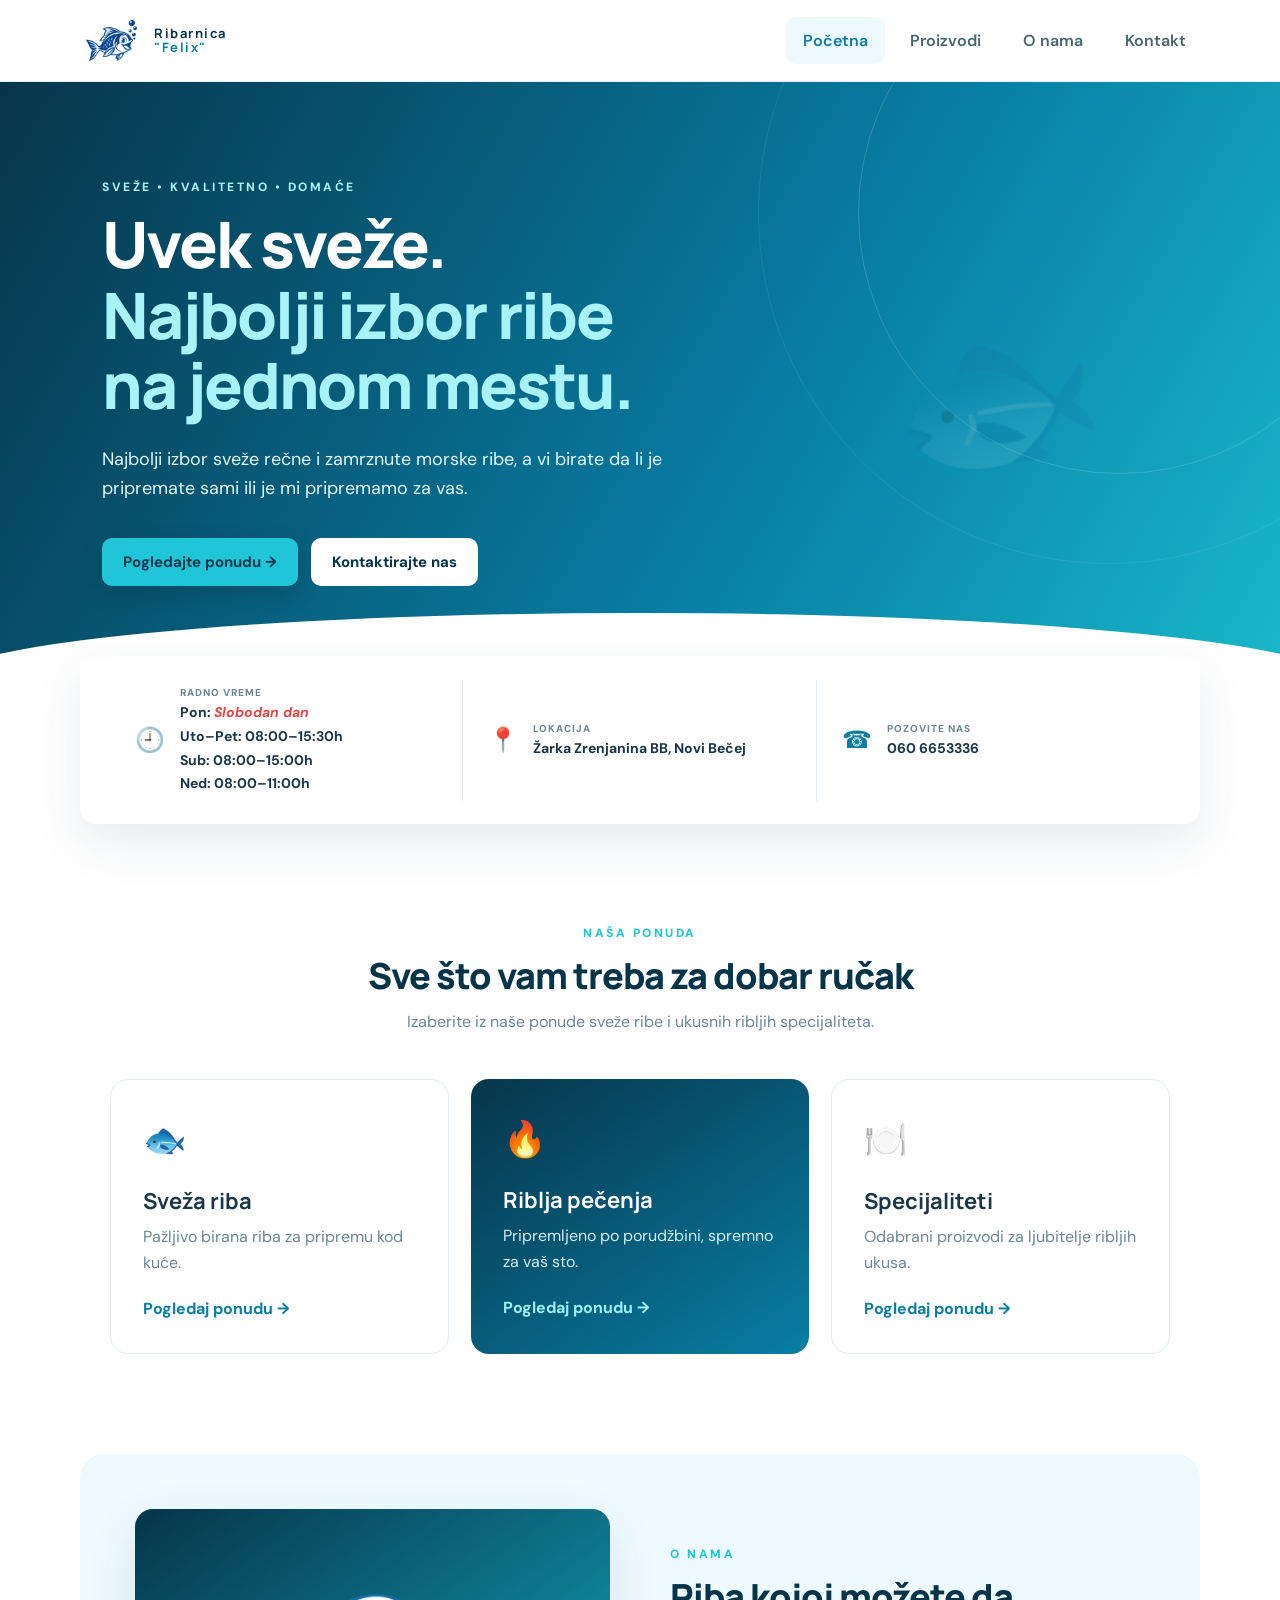
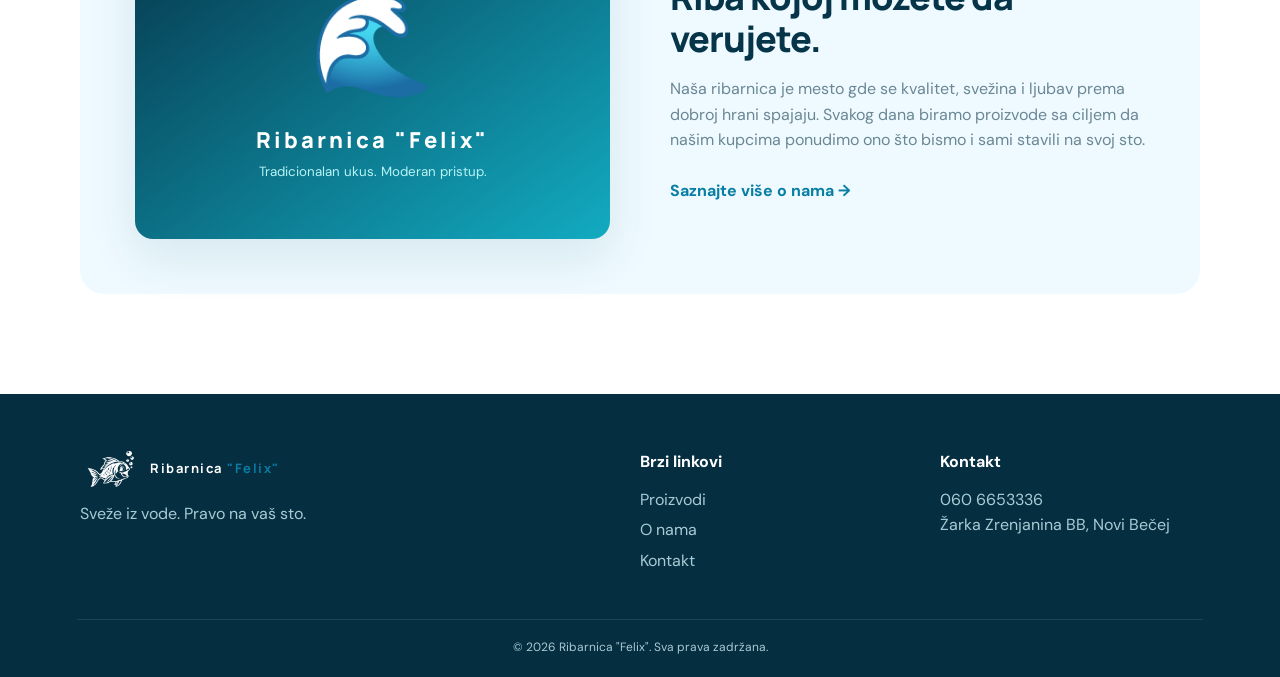
<file: index.html>
<!DOCTYPE html>
<html lang="sr">
<head>
  <meta charset="UTF-8">
  <meta name="viewport" content="width=device-width, initial-scale=1.0">
  <title>Ribarnica "Felix" | Sveže ribe i pečenja</title>
  <link rel="icon" type="image/png" href="slike/logo.png">
  <meta name="description" content="Ribarnica Felix - sveža riba, riblja pečenja i kvalitetni proizvodi.">
  <link rel="stylesheet" href="style.css">
</head>
<body>
<header class="header">
  <a class="logo" href="index.html">
  <img src="slike/logo.png" alt="Ribarnica Felix Logo" class="logo-img">
  <span>Ribarnica<br><b>"Felix"</b></span>
</a>
  <button class="menu-toggle" aria-label="Otvori meni">☰</button>
  <nav class="nav">
    <a class="active" href="index.html">Početna</a>
    <a href="proizvodi.html">Proizvodi</a>
    <a href="o-nama.html">O nama</a>
    <a href="kontakt.html">Kontakt</a>
  </nav>
</header>

<main>
  <section class="hero">
    <div class="hero-content">
      <p class="eyebrow">SVEŽE • KVALITETNO • DOMAĆE</p>
      <h1>Uvek sveže.<br><span>Najbolji izbor ribe na jednom mestu.</span></h1>
      <p class="hero-text">Najbolji izbor sveže rečne i zamrznute morske ribe, a vi birate da li je pripremate sami ili je mi pripremamo za vas.</p>
      <div class="hero-buttons">
        <a class="btn btn-primary" href="proizvodi.html">Pogledajte ponudu →</a>
        <a class="btn btn-light" href="kontakt.html">Kontaktirajte nas</a>
      </div>
    </div>
    <div class="hero-fish">🐟</div>
    <div class="wave"></div>
  </section>

  <section class="info-strip">
<div>
  <span>🕘</span>
  <div>
    <small>RADNO VREME</small>
    <strong>Pon: <em id="crveno">Slobodan dan</em></strong>
    <strong>Uto–Pet: 08:00–15:30h</strong>
    <strong>Sub: 08:00–15:00h</strong>
    <strong>Ned: 08:00–11:00h</strong>
  </div>
</div>
    <div><span>📍</span><div><small>LOKACIJA</small><strong>Žarka Zrenjanina BB, Novi Bečej</strong></div></div>
    <div><span>☎</span><div><small>POZOVITE NAS</small><strong>060 6653336</strong></div></div>
  </section>

  <section class="section">
    <div class="section-heading">
      <p class="eyebrow">NAŠA PONUDA</p>
      <h2>Sve što vam treba za dobar ručak</h2>
      <p>Izaberite iz naše ponude sveže ribe i ukusnih ribljih specijaliteta.</p>
    </div>
    <div class="cards">
      <article class="card">
        <div class="card-icon">🐟</div>
        <h3>Sveža riba</h3>
        <p>Pažljivo birana riba za pripremu kod kuće.</p>
        <a href="proizvodi.html">Pogledaj ponudu →</a>
      </article>
      <article class="card featured">
        <div class="card-icon">🔥</div>
        <h3>Riblja pečenja</h3>
        <p>Pripremljeno po porudžbini, spremno za vaš sto.</p>
        <a href="proizvodi.html">Pogledaj ponudu →</a>
      </article>
      <article class="card">
        <div class="card-icon">🍽️</div>
        <h3>Specijaliteti</h3>
        <p>Odabrani proizvodi za ljubitelje ribljih ukusa.</p>
        <a href="proizvodi.html">Pogledaj ponudu →</a>
      </article>
    </div>
  </section>

  <section class="about-preview">
    <div class="about-image"><span>🌊</span><strong>Ribarnica "Felix"</strong><small>Tradicionalan ukus. Moderan pristup.</small></div>
    <div>
      <p class="eyebrow">O NAMA</p>
      <h2>Riba kojoj možete da verujete.</h2>
      <p>Naša ribarnica je mesto gde se kvalitet, svežina i ljubav prema dobroj hrani spajaju. Svakog dana biramo proizvode sa ciljem da našim kupcima ponudimo ono što bismo i sami stavili na svoj sto.</p>
      <a class="text-link" href="o-nama.html">Saznajte više o nama →</a>
    </div>
  </section>
</main>

<footer>
  <div class="footer-inner">
    <div><a class="logo footer-logo" href="index.html">
  <img src="slike/logo.png" alt="Ribarnica Felix Logo" class="logo-img">
  <span>Ribarnica <b>"Felix"</b></span>
</a><p>Sveže iz vode. Pravo na vaš sto.</p></div>
    <div><h4>Brzi linkovi</h4><a href="proizvodi.html">Proizvodi</a><a href="o-nama.html">O nama</a><a href="kontakt.html">Kontakt</a></div>
    <div><h4>Kontakt</h4><p>060 6653336</p><p>Žarka Zrenjanina BB, Novi Bečej</p></div>
  </div>
  <div class="copyright">© <span id="year"></span> Ribarnica "Felix". Sva prava zadržana.</div>
</footer>
<script src="script.js"></script>
</body>
</html>
</file>
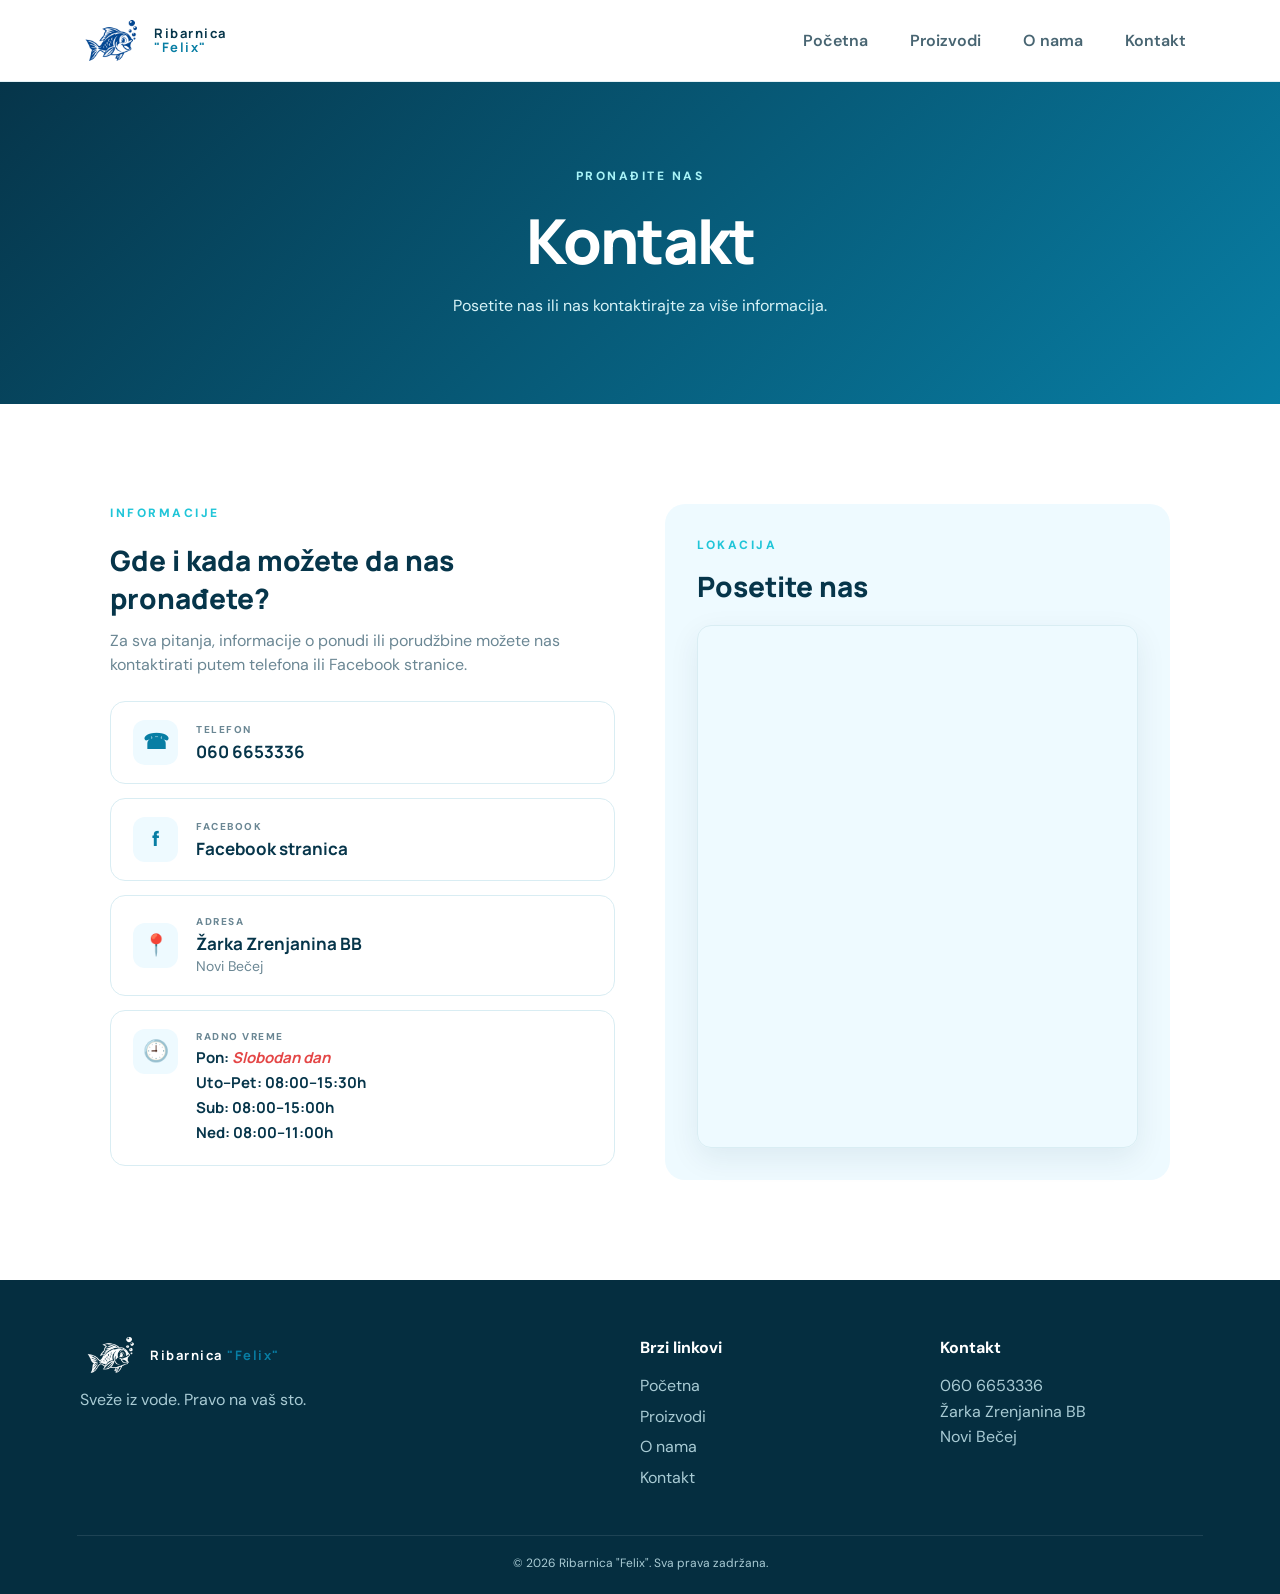
<file: kontakt.html>
<!DOCTYPE html>
<html lang="sr">

<head>
    <meta charset="UTF-8">
    <meta name="viewport" content="width=device-width, initial-scale=1.0">

    <title>Kontakt | Ribarnica "Felix"</title>
<link rel="icon" type="image/png" href="slike/logo.png">
    <link rel="stylesheet" href="style.css">
</head>

<body>

<header class="header">

    <a class="logo" href="index.html">
  <img src="slike/logo.png" alt="Ribarnica Felix Logo" class="logo-img">
  <span>Ribarnica<br><b>"Felix"</b></span>
</a>

    <button class="menu-toggle" aria-label="Otvori meni">
        ☰
    </button>

    <nav class="nav">

        <a href="index.html">
            Početna
        </a>

        <a href="proizvodi.html">
            Proizvodi
        </a>

        <a href="o-nama.html">
            O nama
        </a>

        <a href="kontakt.html">
            Kontakt
        </a>

    </nav>

</header>


<main>

   

    <section class="page-hero">

        <p class="eyebrow">
            PRONAĐITE NAS
        </p>

        <h1>
            Kontakt
        </h1>

        <p>
            Posetite nas ili nas kontaktirajte za više informacija.
        </p>

    </section>


    

    <section class="section contact-page">

        <div class="contact-info">

            <p class="eyebrow">
                INFORMACIJE
            </p>

            <h2>
                Gde i kada možete da nas pronađete?
            </h2>

            <p class="contact-intro">
                Za sva pitanja, informacije o ponudi ili porudžbine
                možete nas kontaktirati putem telefona ili Facebook stranice.
            </p>


            <div class="contact-card">

                <span>☎</span>

                <div>

                    <small>
                        TELEFON
                    </small>

                    <h3>
                        <a href="tel:+381606653336">
                            060 6653336
                        </a>
                    </h3>

                </div>

            </div>


            <div class="contact-card">

                <span>f</span>

                <div>

                    <small>
                        FACEBOOK
                    </small>

                    <h3>
                        <a
                            href="https://www.facebook.com/profile.php?id=100071456449521"
                            target="_blank"
                            rel="noopener noreferrer"
                        >
                            Facebook stranica
                        </a>
                    </h3>

                </div>

            </div>


            <div class="contact-card">

                <span>📍</span>

                <div>

                    <small>
                        ADRESA
                    </small>

                    <h3>
                        Žarka Zrenjanina BB
                    </h3>

                    <p>
                        Novi Bečej
                    </p>

                </div>

            </div>

            <div class="contact-card working-hours">

                <span>🕘</span>

                <div>

                    <small>
                        RADNO VREME
                    </small>
                     <h3>
                        Pon: <em id="crveno">Slobodan dan</em>
                    </h3>

                    <h3>
                        Uto–Pet: 08:00–15:30h
                    </h3>

                    <h3>
                        Sub: 08:00–15:00h
                    </h3>

                    <h3>
                        Ned: 08:00–11:00h
                    </h3>

                   

                </div>

            </div>

        </div>


        <div class="contact-map">

            <div class="map-title">

                <p class="eyebrow">
                    LOKACIJA
                </p>

                <h2>
                    Posetite nas
                </h2>

            </div>


            <div class="map-container">

                <iframe
                    src="https://www.google.com/maps/embed?pb=!1m14!1m8!1m3!1d697.9045804137205!2d20.128147!3d45.598217!3m2!1i1024!2i768!4f13.1!3m3!1m2!1s0x475b2d85e96aaaab%3A0xc993f4bbec2ae5e2!2sMarketplace!5e0!3m2!1sen!2srs!4v1790450312398!5m2!1sen!2srs"
                    width="100%"
                    height="100%"
                    style="border:0;"
                    allowfullscreen=""
                    loading="lazy"
                    referrerpolicy="strict-origin-when-cross-origin">
                </iframe>

            </div>

        </div>

    </section>

</main>


<footer>

    <div class="footer-inner">

        <div>

            <a class="logo footer-logo" href="index.html">
  <img src="slike/logo.png" alt="Ribarnica Felix Logo" class="logo-img">
  <span>Ribarnica <b>"Felix"</b></span>
</a>

            <p>Sveže iz vode. Pravo na vaš sto.</p>

        </div>


        <div>

            <h4>
                Brzi linkovi
            </h4>

            <a href="index.html">
                Početna
            </a>

            <a href="proizvodi.html">
                Proizvodi
            </a>

            <a href="o-nama.html">
                O nama
            </a>

            <a href="kontakt.html">
                Kontakt
            </a>

        </div>


        <div>

            <h4>
                Kontakt
            </h4>

            <p>
                060 6653336
            </p>

            <p>
                Žarka Zrenjanina BB
            </p>

            <p>
                Novi Bečej
            </p>

        </div>

    </div>


    <div class="copyright">

        © <span id="year"></span>
        Ribarnica "Felix".
        Sva prava zadržana.

    </div>

</footer>


<script src="script.js"></script>

</body>

</html>
</file>
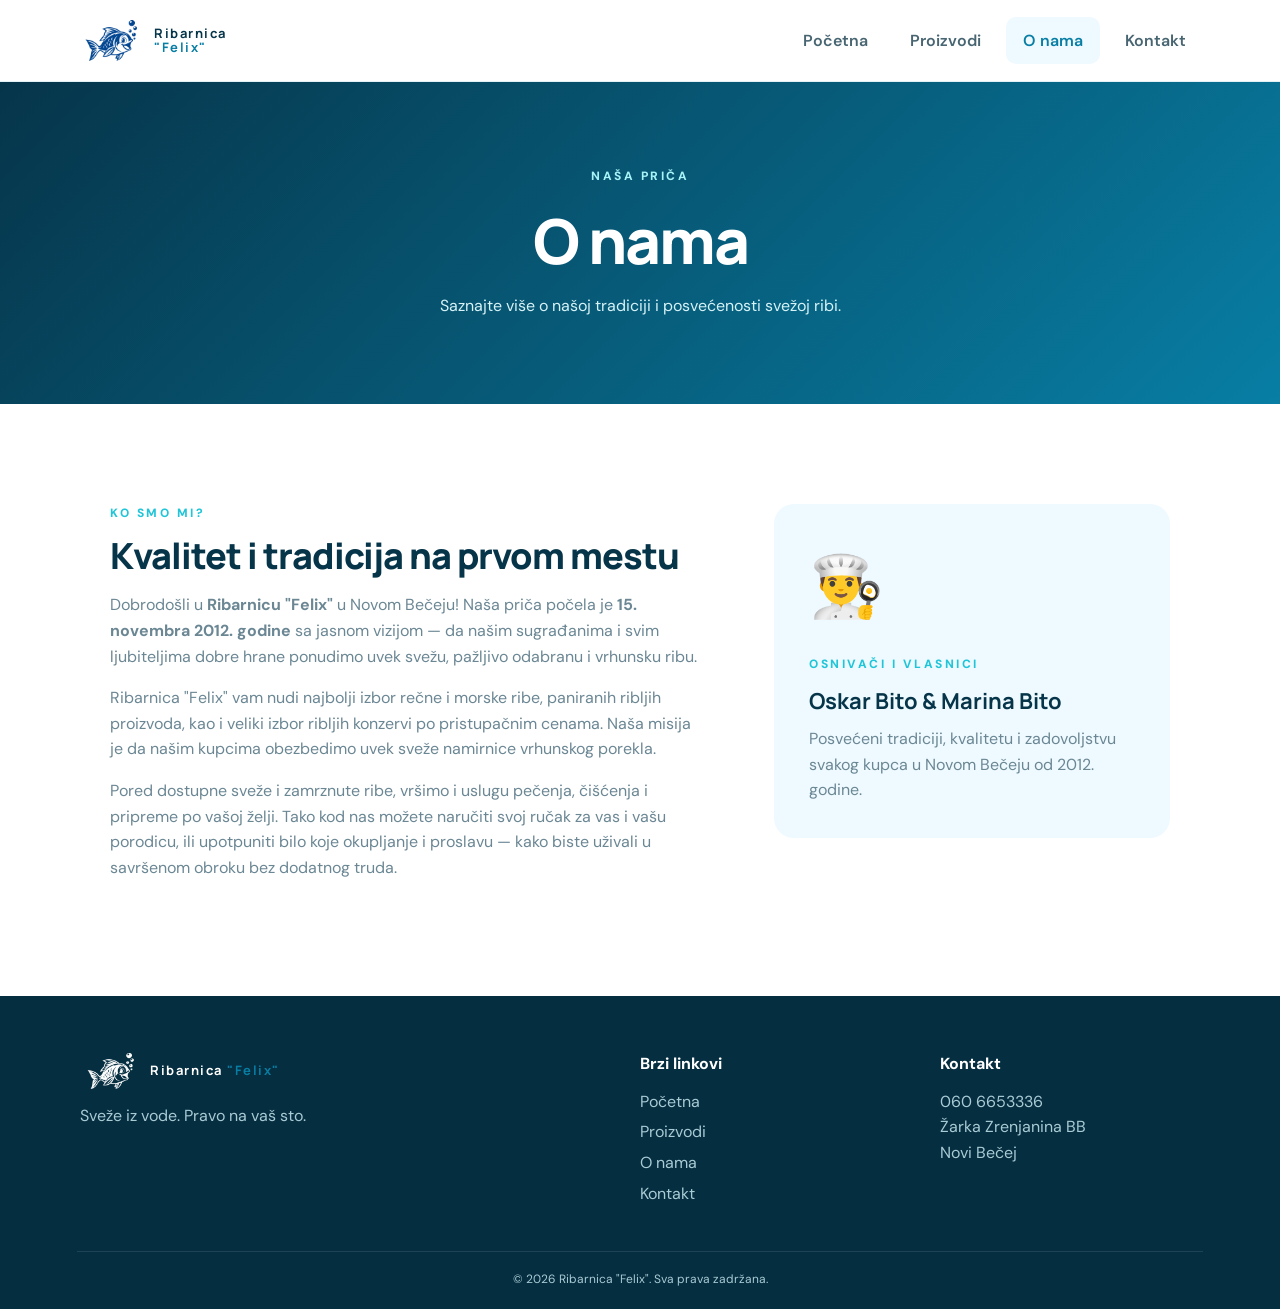
<file: o-nama.html>
<!DOCTYPE html>
<html lang="sr">
<head>
    <meta charset="UTF-8">
    <meta name="viewport" content="width=device-width, initial-scale=1.0">
    <title>O nama | Ribarnica "Felix"</title>
    <link rel="icon" type="image/png" href="slike/logo.png">
    <link rel="stylesheet" href="style.css">
</head>
<body>

<header class="header">
    <a class="logo" href="index.html">
  <img src="slike/logo.png" alt="Ribarnica Felix Logo" class="logo-img">
  <span>Ribarnica<br><b>"Felix"</b></span>
</a>
    <button class="menu-toggle" aria-label="Otvori meni">☰</button>
    <nav class="nav">
        <a href="index.html">Početna</a>
        <a href="proizvodi.html">Proizvodi</a>
        <a class="active" href="o-nama.html">O nama</a>
        <a href="kontakt.html">Kontakt</a>
    </nav>
</header>

<main>
    <section class="page-hero">
        <p class="eyebrow">NAŠA PRIČA</p>
        <h1>O nama</h1>
        <p>Saznajte više o našoj tradiciji i posvećenosti svežoj ribi.</p>
    </section>

    <section class="section about-page">
  <div class="story">
    <p class="eyebrow">KO SMO MI?</p>
    <h2>Kvalitet i tradicija na prvom mestu</h2>
    
    <p>
      Dobrodošli u <strong>Ribarnicu "Felix"</strong> u Novom Bečeju! 
      Naša priča počela je <strong>15. novembra 2012. godine</strong> sa jasnom vizijom — da našim sugrađanima i svim ljubiteljima dobre hrane ponudimo uvek svežu, pažljivo odabranu i vrhunsku ribu.
    </p>

    <p>
      Ribarnica "Felix" vam nudi najbolji izbor rečne i morske ribe, paniranih ribljih proizvoda, kao i veliki izbor ribljih konzervi po pristupačnim cenama. 
      Naša misija je da našim kupcima obezbedimo uvek sveže namirnice vrhunskog porekla.
    </p>

    <p>
      Pored dostupne sveže i zamrznute ribe, vršimo i uslugu pečenja, čišćenja i pripreme po vašoj želji. 
      Tako kod nas možete naručiti svoj ručak za vas i vašu porodicu, ili upotpuniti bilo koje okupljanje i proslavu — kako biste uživali u savršenom obroku bez dodatnog truda.
    </p>
  </div>

  <div class="owners">
    <span class="owner-icon">👨‍🍳</span>
    <p class="eyebrow">OSNIVAČI I VLASNICI</p>
    <h3>Oskar Bito & Marina Bito</h3>
    <p>Posvećeni tradiciji, kvalitetu i zadovoljstvu svakog kupca u Novom Bečeju od 2012. godine.</p>
  </div>
</section>
</main>

<footer>
    <div class="footer-inner">
        <div>
            <a class="logo footer-logo" href="index.html">
  <img src="slike/logo.png" alt="Ribarnica Felix Logo" class="logo-img">
  <span>Ribarnica <b>"Felix"</b></span>
</a>
            <p>Sveže iz vode. Pravo na vaš sto.</p>
        </div>

        <div>
            <h4>Brzi linkovi</h4>
            <a href="index.html">Početna</a>
            <a href="proizvodi.html">Proizvodi</a>
            <a href="o-nama.html">O nama</a>
            <a href="kontakt.html">Kontakt</a>
        </div>

        <div>
            <h4>Kontakt</h4>
            <p>060 6653336</p>
            <p>Žarka Zrenjanina BB</p>
            <p>Novi Bečej</p>
        </div>
    </div>

    <div class="copyright">
        © <span id="year"></span> Ribarnica "Felix". Sva prava zadržana.
    </div>
</footer>

<script src="script.js"></script>
</body>
</html>
</file>
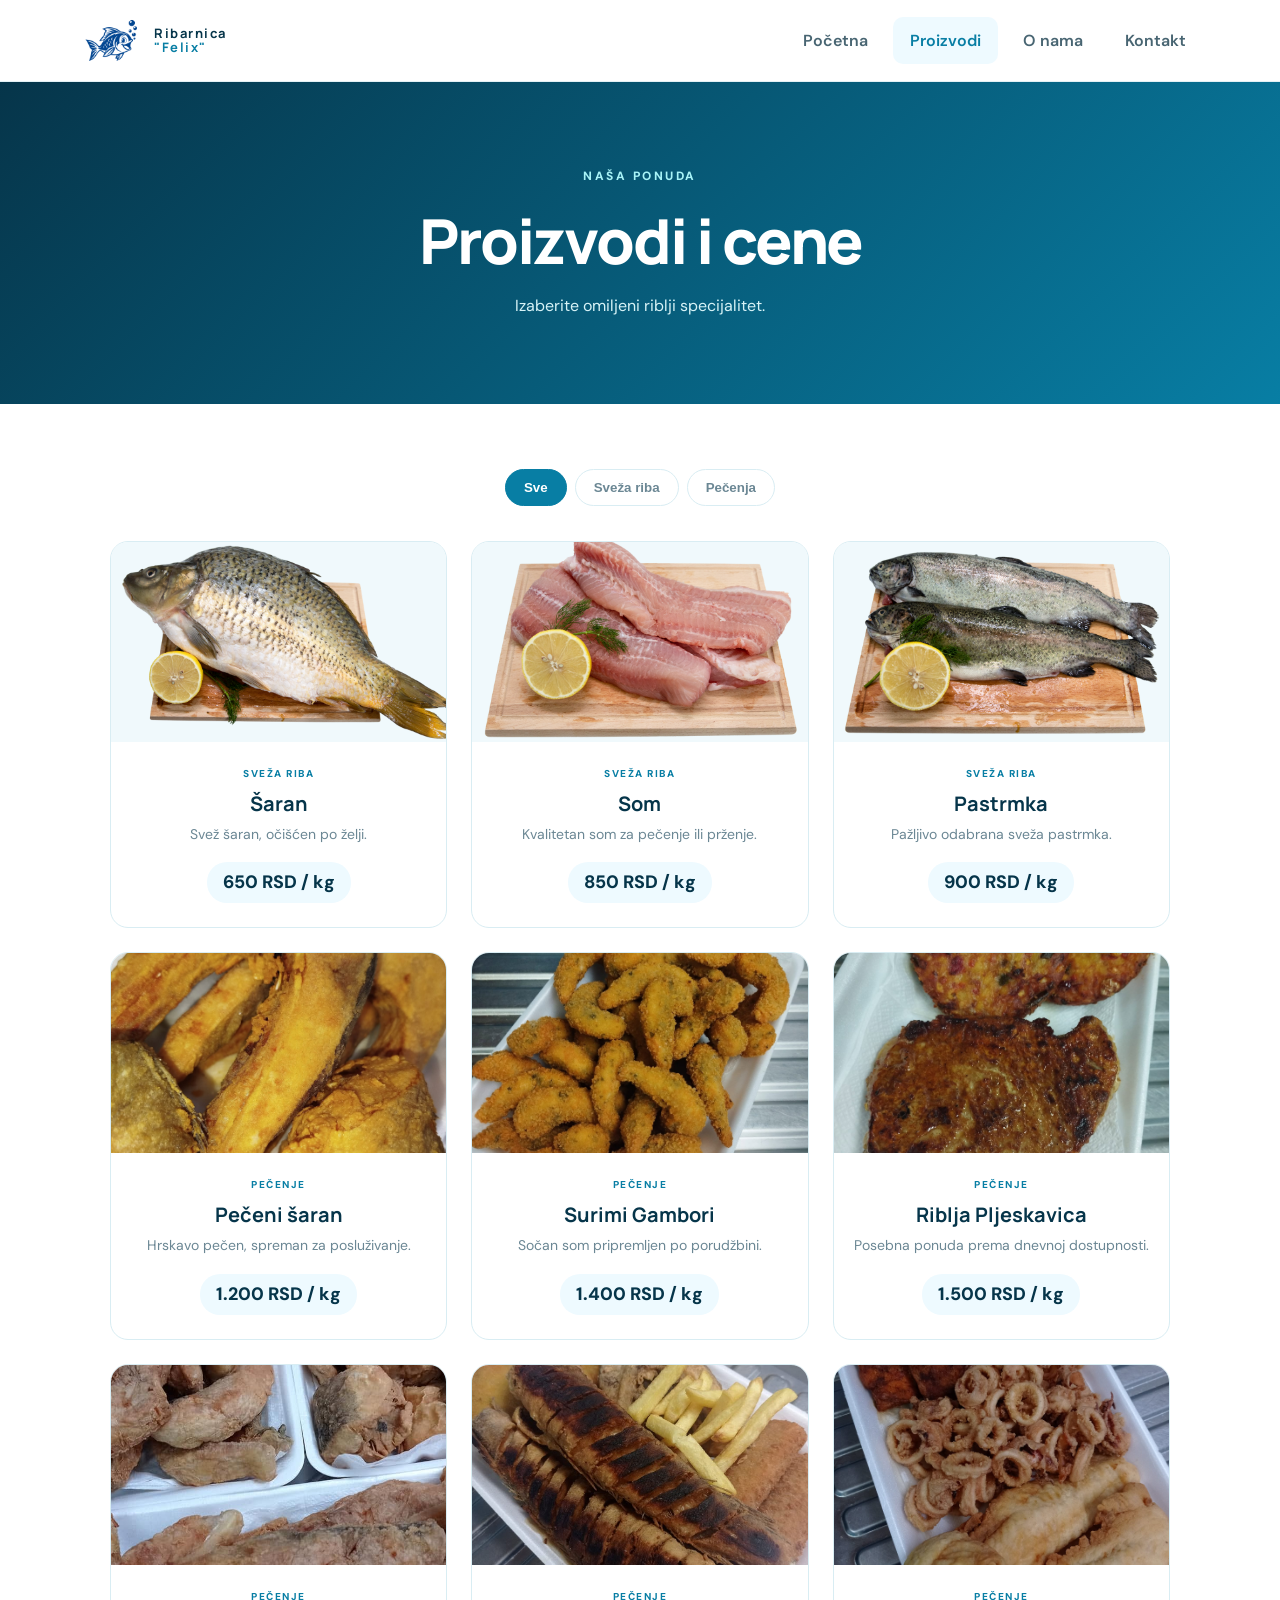
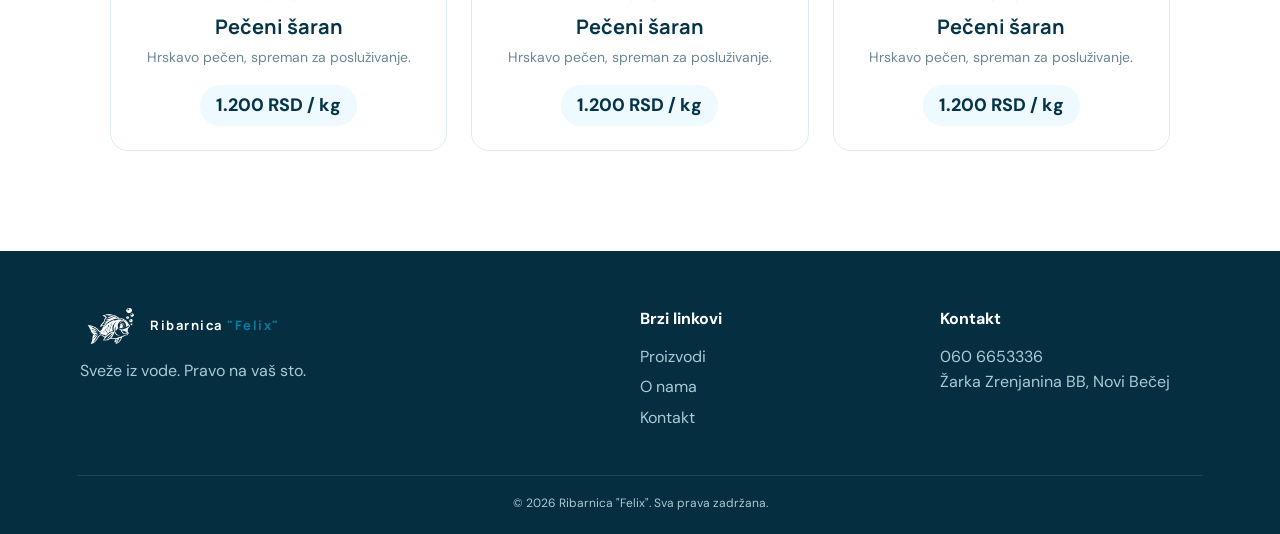
<file: proizvodi.html>
<!DOCTYPE html>
<html lang="sr">
<head>
  <meta charset="UTF-8">
  <meta name="viewport" content="width=device-width, initial-scale=1.0">
  <title>Proizvodi | Ribarnica Felix</title>
  <link rel="icon" type="image/png" href="slike/logo.png">
  <link rel="stylesheet" href="style.css">
</head>
<body>

<header class="header">
  <a class="logo" href="index.html">
  <img src="slike/logo.png" alt="Ribarnica Felix Logo" class="logo-img">
  <span>Ribarnica<br><b>"Felix"</b></span>
</a>
  <button class="menu-toggle" aria-label="Otvori meni">☰</button>
  <nav class="nav">
    <a href="index.html">Početna</a>
    <a class="active" href="proizvodi.html">Proizvodi</a>
    <a href="o-nama.html">O nama</a>
    <a href="kontakt.html">Kontakt</a>
  </nav>
</header>

<main>
  <section class="page-hero">
    <p class="eyebrow">NAŠA PONUDA</p>
    <h1>Proizvodi i cene</h1>
    <p>Izaberite omiljeni riblji specijalitet.</p>
  </section>

  <section class="section products-section">
    <div class="filter-row">
      <button class="filter active" data-filter="sve">Sve</button>
      <button class="filter" data-filter="riba">Sveža riba</button>
      <button class="filter" data-filter="pecenje">Pečenja</button>
    </div>

    <div class="products-grid">

      <article class="product" data-category="riba">
        <div class="product-img">
          <img src="slike/Saran-ociscen.png" alt="Svež šaran">
        </div>
        <div>
          <span class="tag">SVEŽA RIBA</span>
          <h3>Šaran</h3>
          <p>Svež šaran, očišćen po želji.</p>
          <strong>650 RSD / kg</strong>
        </div>
      </article>

      <article class="product" data-category="riba">
        <div class="product-img">
          <img src="slike/Som-filet-bez-koze.png" alt="Svež som">
        </div>
        <div>
          <span class="tag">SVEŽA RIBA</span>
          <h3>Som</h3>
          <p>Kvalitetan som za pečenje ili prženje.</p>
          <strong>850 RSD / kg</strong>
        </div>
      </article>

      <article class="product" data-category="riba">
        <div class="product-img">
          <img src="slike/Pastrmka.png" alt="Sveža pastrmka">
        </div>
        <div>
          <span class="tag">SVEŽA RIBA</span>
          <h3>Pastrmka</h3>
          <p>Pažljivo odabrana sveža pastrmka.</p>
          <strong>900 RSD / kg</strong>
        </div>
      </article>

      <article class="product" data-category="pecenje">
        <div class="product-img">
          <img src="slike/499799366_737452608646614_2193715825842426387_n.jpg" alt="Pečeni šaran">
        </div>
        <div>
          <span class="tag">PEČENJE</span>
          <h3>Pečeni šaran</h3>
          <p>Hrskavo pečen, spreman za posluživanje.</p>
          <strong>1.200 RSD / kg</strong>
        </div>
      </article>

      <article class="product" data-category="pecenje">
        <div class="product-img">
          <img src="slike/482355328_682183814173494_2312867196138238361_n.jpg" alt="Pečeni som">
        </div>
        <div>
          <span class="tag">PEČENJE</span>
          <h3>Surimi Gambori</h3>
          <p>Sočan som pripremljen po porudžbini.</p>
          <strong>1.400 RSD / kg</strong>
        </div>
      </article>

      <article class="product" data-category="pecenje">
        <div class="product-img">
          <img src="slike/482218610_681822830876259_2112614826894570868_n.jpg" alt="Riblji specijalitet">
        </div>
        <div>
          <span class="tag">PEČENJE</span>
          <h3>Riblja Pljeskavica</h3>
          <p>Posebna ponuda prema dnevnoj dostupnosti.</p>
          <strong>1.500 RSD / kg</strong>
        </div>
      </article>

      <article class="product" data-category="pecenje">
        <div class="product-img">
          <img src="slike/1.jpg" alt="Pečeni šaran">
        </div>
        <div>
          <span class="tag">PEČENJE</span>
          <h3>Pečeni šaran</h3>
          <p>Hrskavo pečen, spreman za posluživanje.</p>
          <strong>1.200 RSD / kg</strong>
        </div>
      </article>
      <article class="product" data-category="pecenje">
        <div class="product-img">
          <img src="slike/2.jpg" alt="Pečeni šaran">
        </div>
        <div>
          <span class="tag">PEČENJE</span>
          <h3>Pečeni šaran</h3>
          <p>Hrskavo pečen, spreman za posluživanje.</p>
          <strong>1.200 RSD / kg</strong>
        </div>
      </article>
      <article class="product" data-category="pecenje">
        <div class="product-img">
          <img src="slike/3.jpg" alt="Pečeni šaran">
        </div>
        <div>
          <span class="tag">PEČENJE</span>
          <h3>Pečeni šaran</h3>
          <p>Hrskavo pečen, spreman za posluživanje.</p>
          <strong>1.200 RSD / kg</strong>
        </div>
      </article>

    </div>

    
  </section>
</main>

<footer>
  <div class="footer-inner">
    <div>
      <a class="logo footer-logo" href="index.html">
  <img src="slike/logo.png" alt="Ribarnica Felix Logo" class="logo-img">
  <span>Ribarnica <b>"Felix"</b></span>
</a>
      <p>Sveže iz vode. Pravo na vaš sto.</p>
    </div>
    <div>
      <h4>Brzi linkovi</h4>
      <a href="proizvodi.html">Proizvodi</a>
      <a href="o-nama.html">O nama</a>
      <a href="kontakt.html">Kontakt</a>
    </div>
    <div>
      <h4>Kontakt</h4>
      <p>060 6653336</p>
      <p>Žarka Zrenjanina BB, Novi Bečej</p>
    </div>
  </div>
  <div class="copyright">© <span id="year"></span> Ribarnica "Felix". Sva prava zadržana.</div>
</footer>

<script src="script.js"></script>
</body>
</html>
</file>
<file: style.css>
@import url('https://fonts.googleapis.com/css2?family=DM+Sans:wght@400;500;600;700&family=Manrope:wght@600;700;800&display=swap');

:root {
  --blue: #087ea4;
  --dark: #06354a;
  --cyan: #20c5d8;
  --light: #eefaff;
  --white: #fff;
  --text: #193746;
  --muted: #6b8794;
  --border: #d9edf3;
  --shadow: 0 18px 50px rgba(3, 66, 91, 0.10);
}

* {
  box-sizing: border-box;
  margin: 0;
  padding: 0;
}

html {
  scroll-behavior: smooth;
}

body {
  font-family: 'DM Sans', sans-serif;
  color: var(--text);
  background: #fff;
  line-height: 1.6;
}

/* Header & Navigation */
.header {
  height: 82px;
  display: flex;
  align-items: center;
  justify-content: space-between;
  padding: 0 max(6vw, 30px);
  background: rgba(255, 255, 255, 0.96);
  border-bottom: 1px solid #e4f1f5;
  position: sticky;
  top: 0;
  z-index: 20;
}

.logo {
  display: flex;
  align-items: center;
  gap: 10px;
  text-decoration: none;
  color: var(--dark);
  font-family: Manrope;
  font-weight: 700;
  font-size: 13px;
  line-height: 1.05;
  letter-spacing: 1.5px;
}

.logo-mark {
  width: 43px;
  height: 43px;
  border-radius: 50%;
  display: grid;
  place-items: center;
  background: var(--dark);
  font-size: 22px;
  box-shadow: 0 7px 20px rgba(6, 53, 74, 0.2);
}

.logo b {
  color: var(--blue);
}

.logo-img {
  height: 45px;        
  width: auto;         
  object-fit: contain;  
}

.footer-logo .logo-img {
  height: 40px;
  filter: brightness(0) invert(1); 
}

.nav {
  display: flex;
  gap: 8px;
}

.nav a {
  color: #486572;
  text-decoration: none;
  font-weight: 600;
  padding: 11px 17px;
  border-radius: 10px;
  transition: 0.2s;
}

.nav a:hover,
.nav a.active {
  background: var(--light);
  color: var(--blue);
}

.menu-toggle {
  display: none;
  border: 0;
  background: none;
  font-size: 27px;
  color: var(--dark);
}

/* Hero Section */
.hero {
  min-height: 600px;
  position: relative;
  overflow: hidden;
  background: linear-gradient(120deg, #06354a 0%, #087ea4 60%, #19b8ca 100%);
  color: white;
  display: flex;
  align-items: center;
  padding: 80px max(8vw, 30px);
}

.hero:before {
  content: '';
  position: absolute;
  width: 520px;
  height: 520px;
  border: 1px solid rgba(255, 255, 255, 0.15);
  border-radius: 50%;
  right: -100px;
  top: -130px;
}

.hero:after {
  content: '';
  position: absolute;
  width: 700px;
  height: 700px;
  border: 1px solid rgba(255, 255, 255, 0.08);
  border-radius: 50%;
  right: -180px;
  top: -220px;
}

.hero-content {
  position: relative;
  z-index: 2;
  max-width: 650px;
}

.eyebrow {
  font-size: 12px;
  font-weight: 800;
  letter-spacing: 2.5px;
  color: var(--cyan);
  margin-bottom: 12px;
}

.hero .eyebrow {
  color: #a8f3f7;
}

.hero h1 {
  font: 800 clamp(40px, 5.5vw, 64px) / 1.1 Manrope;
  letter-spacing: -2px;
  margin-bottom: 25px;
  max-width: 580px; 
}

.hero h1 span {
  color: #a8f3f7;
}

.hero-text {
  font-size: 18px;
  color: #e3f8fb;
  max-width: 570px;
  margin-bottom: 35px;
}

.hero-buttons {
  display: flex;
  gap: 13px;
  flex-wrap: wrap;
}

.btn {
  display: inline-block;
  text-decoration: none;
  border: 0;
  border-radius: 10px;
  padding: 14px 21px;
  font: 700 15px 'DM Sans';
  cursor: pointer;
}

.btn-primary {
  background: var(--cyan);
  color: #05384d;
  box-shadow: 0 8px 25px rgba(0, 0, 0, 0.15);
}

.btn-light {
  background: white;
  color: var(--dark);
}

.hero-fish {
  position: absolute;
  right: 14%;
  top: 30%;
  font-size: 170px;
  opacity: 0.15;
  transform: rotate(-12deg);
}

.wave {
  position: absolute;
  bottom: -1px;
  left: -5%;
  width: 110%;
  height: 70px;
  background: white;
  border-radius: 50% 50% 0 0 / 100% 100% 0 0;
}

/* Info Strip */
.info-strip {
  max-width: 1120px;
  margin: -25px auto 0;
  position: relative;
  z-index: 5;
  background: white;
  border-radius: 16px;
  box-shadow: var(--shadow);
  display: grid;
  grid-template-columns: repeat(3, 1fr);
  padding: 23px 30px;
}

.info-strip > div {
  display: flex;
  align-items: center;
  gap: 15px;
  padding: 5px 25px;
  border-right: 1px solid var(--border);
}

.info-strip > div:last-child {
  border: 0;
}

.info-strip span {
  font-size: 24px;
  color: var(--blue);
}

.info-strip small {
  display: block;
  color: var(--muted);
  font-size: 10px;
  font-weight: 800;
  letter-spacing: 1px;
}

.info-strip strong {
  display: block;
  font-size: 14px;
  line-height: 1.7;
}

/* Sections & Headings */
.section {
  max-width: 1120px;
  margin: auto;
  padding: 100px 30px;
}

.section-heading {
  text-align: center;
  max-width: 650px;
  margin: 0 auto 45px;
}

.section-heading h2,
.about-preview h2,
.story h2,
.location-section h2 {
  font: 800 36px / 1.15 Manrope;
  color: var(--dark);
  letter-spacing: -1px;
}

.section-heading p:last-child {
  color: var(--muted);
  margin-top: 12px;
}

/* Cards */
.cards {
  display: grid;
  grid-template-columns: repeat(3, 1fr);
  gap: 22px;
}

.card {
  border: 1px solid var(--border);
  border-radius: 18px;
  padding: 32px;
  background: white;
  transition: 0.25s;
}

.card:hover {
  transform: translateY(-6px);
  box-shadow: var(--shadow);
}

.card.featured {
  background: linear-gradient(145deg, #06354a, #087ea4);
  color: white;
  border: 0;
}

.card-icon {
  font-size: 35px;
  margin-bottom: 18px;
}

.card h3 {
  font: 700 22px Manrope;
  margin-bottom: 8px;
}

.card p {
  color: var(--muted);
  margin-bottom: 20px;
}

.featured p {
  color: #d4eef3;
}

.card a,
.text-link {
  color: var(--blue);
  font-weight: 700;
  text-decoration: none;
}

.featured a {
  color: #9ff0f5;
}

/* About Preview */
.about-preview {
  max-width: 1120px;
  margin: 0 auto 100px;
  background: var(--light);
  border-radius: 24px;
  padding: 55px;
  display: grid;
  grid-template-columns: 1fr 1fr;
  gap: 60px;
  align-items: center;
}

.about-image {
  min-height: 330px;
  border-radius: 18px;
  background: linear-gradient(145deg, #06354a, #12abc1);
  color: white;
  display: flex;
  flex-direction: column;
  align-items: center;
  justify-content: center;
  box-shadow: var(--shadow);
}

.about-image span {
  font-size: 100px;
}

.about-image strong {
  font: 800 22px Manrope;
  letter-spacing: 3px;
}

.about-image small {
  margin-top: 6px;
  color: #b9f4f6;
}

.about-preview h2 {
  margin-bottom: 17px;
}

.about-preview > div:last-child > p:not(.eyebrow) {
  color: var(--muted);
  margin-bottom: 25px;
}

/* Page Hero */
.page-hero {
  text-align: center;
  background: linear-gradient(135deg, #06354a, #087ea4);
  color: white;
  padding: 85px 30px;
}

.page-hero .eyebrow {
  color: #a8f3f7;
}

.page-hero h1 {
  font: 800 clamp(40px, 6vw, 62px) Manrope;
  letter-spacing: -2px;
}

.page-hero p:last-child {
  color: #d7f3f7;
  margin-top: 10px;
}

/* Products Section */
.products-section {
  padding-top: 65px;
}

.filter-row {
  display: flex;
  justify-content: center;
  gap: 8px;
  margin-bottom: 35px;
}

.filter {
  border: 1px solid var(--border);
  background: white;
  color: var(--muted);
  padding: 10px 18px;
  border-radius: 30px;
  font-weight: 700;
  cursor: pointer;
  transition: all 0.2s ease;
}

.filter.active,
.filter:hover {
  background: var(--blue);
  color: white;
  border-color: var(--blue);
}

.products-grid {
  display: grid;
  grid-template-columns: repeat(3, 1fr);
  gap: 24px;
}

/* Izgled kartice proizvoda */
.product {
  position: relative;
  border: 1px solid var(--border);
  border-radius: 18px;
  overflow: hidden;
  background: white;
  display: flex;
  flex-direction: column;
  transition: transform 0.25s ease, box-shadow 0.25s ease;
}

.product:hover {
  transform: translateY(-5px);
  box-shadow: var(--shadow);
}

.product-img {
  width: 100%;
  height: 200px; 
  background: #f0f9fc;
  overflow: hidden;
  display: flex;
  align-items: center;
  justify-content: center;
}

.product-img img {
  width: 100%;
  height: 100%;
  object-fit: cover; 
  display: block;
}

.product > div:last-child,
.product-details {
  padding: 24px 20px; 
  display: flex;
  flex-direction: column;
  align-items: center; 
  text-align: center; 
  flex-grow: 1;
}

.tag {
  font-size: 10px;
  letter-spacing: 1.5px;
  font-weight: 800;
  color: var(--blue);
  text-transform: uppercase;
  margin-bottom: 8px;
  display: block;
}

.product h3 {
  font: 700 20px 'Manrope', sans-serif;
  color: var(--dark);
  margin-bottom: 8px;
}

.product p {
  font-size: 14px;
  color: var(--muted);
  margin-bottom: 18px;
  line-height: 1.4;
  flex-grow: 1;
}

.product strong {
  color: var(--dark);
  font-size: 18px;
  font-weight: 800;
  background: var(--light); 
  padding: 6px 16px;
  border-radius: 20px;
}

.notice {
  margin-top: 25px;
  color: var(--muted);
  font-size: 13px;
}

/* About Page */
.about-page {
  display: grid;
  grid-template-columns: 1.5fr 1fr;
  gap: 70px;
}

.story p:not(.eyebrow) {
  color: var(--muted);
  margin: 16px 0;
}

.owners {
  background: var(--light);
  border-radius: 20px;
  padding: 35px;
  align-self: start;
}

.owner-icon {
  font-size: 60px;
  display: block;
  margin-bottom: 20px;
}

.owners h3 {
  font: 700 22px Manrope;
  color: var(--dark);
  margin-bottom: 10px;
}

.owners > p:last-child {
  color: var(--muted);
}

/* Location Section (Sređeni stilovi za lokaciju i mapu) */
.location-section {
  max-width: 1120px;
  margin: 0 auto 100px;
  background: #f5fbfd;
  border-radius: 24px;
  padding: 45px;
  display: grid;
  grid-template-columns: 1fr 1fr;
  gap: 40px;
  align-items: center;
}

.location-info h2 {
  margin-bottom: 8px;
}

.location-info .address {
  font-size: 17px;
  color: var(--dark);
  margin-bottom: 20px;
}

.working-hours-list {
  display: flex;
  flex-direction: column;
  gap: 10px;
  background: white;
  padding: 20px;
  border-radius: 16px;
  border: 1px solid var(--border);
}

.hours-row {
  display: flex;
  justify-content: space-between;
  font-size: 15px;
  color: var(--text);
}

.hours-row span {
  color: var(--muted);
}

.hours-row strong {
  color: var(--dark);
}

.hours-row.closed strong {
  color: #e53935;
}

.map-container {
  width: 100%;
  height: 320px;
  border-radius: 18px;
  overflow: hidden;
  box-shadow: 0 10px 30px rgba(6, 53, 74, 0.08);
  border: 1px solid var(--border);
}

.map-container iframe {
  width: 100%;
  height: 100%;
  border: 0;
}

/* Contact Section */
.contact-page {
  display: grid;
  grid-template-columns: 1fr 1fr;
  gap: 50px;
  align-items: stretch;
}

.contact-info {
  display: flex;
  flex-direction: column;
}

.contact-info h2 {
  font: 800 28px Manrope, sans-serif;
  color: var(--dark);
  margin: 6px 0 12px;
}

.contact-intro {
  color: var(--muted);
  margin-bottom: 24px;
  line-height: 1.5;
}

.contact-card {
  display: flex;
  align-items: center;
  gap: 18px;
  border: 1px solid var(--border);
  padding: 18px 22px;
  border-radius: 15px;
  margin-bottom: 14px;
  background: white;
}

.contact-card > span {
  width: 45px;
  height: 45px;
  border-radius: 12px;
  background: var(--light);
  display: grid;
  place-items: center;
  color: var(--blue);
  font-weight: 800;
  font-size: 21px;
  flex-shrink: 0;
}

.contact-card small {
  font-size: 10px;
  font-weight: 800;
  color: var(--muted);
  letter-spacing: 1.5px;
  display: block;
}

.contact-card h3 {
  font: 700 17px Manrope, sans-serif;
  color: var(--dark);
  margin: 2px 0 0;
}

.contact-card a {
  color: inherit;
  text-decoration: none;
}

.contact-card a:hover {
  color: var(--blue);
}

.contact-card p {
  margin: 0;
  color: var(--muted);
  font-size: 14px;
}

.contact-card.working-hours {
  align-items: flex-start;
}

.contact-card.working-hours h3 {
  font-size: 15px;
  margin-bottom: 4px;
}

.contact-map {
  background: var(--light);
  padding: 32px;
  border-radius: 20px;
  display: flex;
  flex-direction: column;
}

.map-title h2 {
  font: 800 28px Manrope, sans-serif;
  color: var(--dark);
  margin: 4px 0 20px;
}

.map-container {
  flex: 1;
  min-height: 350px;
  border-radius: 14px;
  overflow: hidden;
  border: 1px solid var(--border);
}

.map-container iframe {
  width: 100%;
  height: 100%;
  border: 0;
  display: block;
}

@media (max-width: 850px) {
  .contact-page {
    grid-template-columns: 1fr;
    gap: 30px;
  }

  .map-container {
    min-height: 300px;
  }
}
/* Footer */
footer {
  background: #052e40;
  color: #a9cbd4;
  padding: 55px max(6vw, 30px) 20px;
}

.footer-inner {
  max-width: 1120px;
  margin: auto;
  display: grid;
  grid-template-columns: 2fr 1fr 1fr;
  gap: 40px;
  padding-bottom: 40px;
}

.footer-logo {
  color: white;
  margin-bottom: 12px;
}

.footer-inner h4 {
  color: white;
  margin-bottom: 12px;
}

.footer-inner a:not(.logo) {
  display: block;
  color: #a9cbd4;
  text-decoration: none;
  margin: 5px 0;
}

.copyright {
  border-top: 1px solid rgba(255, 255, 255, 0.1);
  padding-top: 18px;
  text-align: center;
  font-size: 12px;
}

@media (max-width: 800px) {
  .header {
    height: 70px;
  }

  .menu-toggle {
    display: block;
  }

  .nav {
    position: absolute;
    display: none;
    top: 70px;
    left: 0;
    right: 0;
    background: white;
    flex-direction: column;
    padding: 12px 25px 20px;
    border-bottom: 1px solid var(--border);
    box-shadow: 0 15px 30px rgba(0, 0, 0, 0.07);
  }

  .nav.open {
    display: flex;
  }

  .nav a {
    padding: 12px;
  }

  .hero {
    min-height: 570px;
    padding: 70px 30px;
  }

  .hero h1 {
    font-size: 52px;
  }

  .hero-fish {
    right: 5%;
    top: 25%;
    font-size: 110px;
  }

  .info-strip {
    margin: 0 20px;
    grid-template-columns: 1fr;
    padding: 10px 20px;
  }

  .info-strip > div {
    border-right: 0;
    border-bottom: 1px solid var(--border);
    padding: 15px 5px;
  }

  .section {
    padding: 70px 22px;
  }

  .cards,
  .products-grid {
    grid-template-columns: 1fr;
  }

  .about-preview,
  .about-page,
  .location-section,
  .contact-grid {
    grid-template-columns: 1fr;
  }

  .about-preview {
    margin: 0 20px 70px;
    padding: 25px;
    gap: 35px;
  }

  .about-image {
    min-height: 250px;
  }

  .section-heading h2,
  .about-preview h2,
  .story h2,
  .location-section h2 {
    font-size: 30px;
  }

  .location-section {
    margin: 0 20px 70px;
    padding: 28px;
  }

  .map-container {
    height: 280px;
  }

  .footer-inner {
    grid-template-columns: 1fr 1fr;
  }

  .footer-inner > div:first-child {
    grid-column: 1 / -1;
  }
}
#crveno{
  color:rgb(228, 70, 70);
}
</file>
